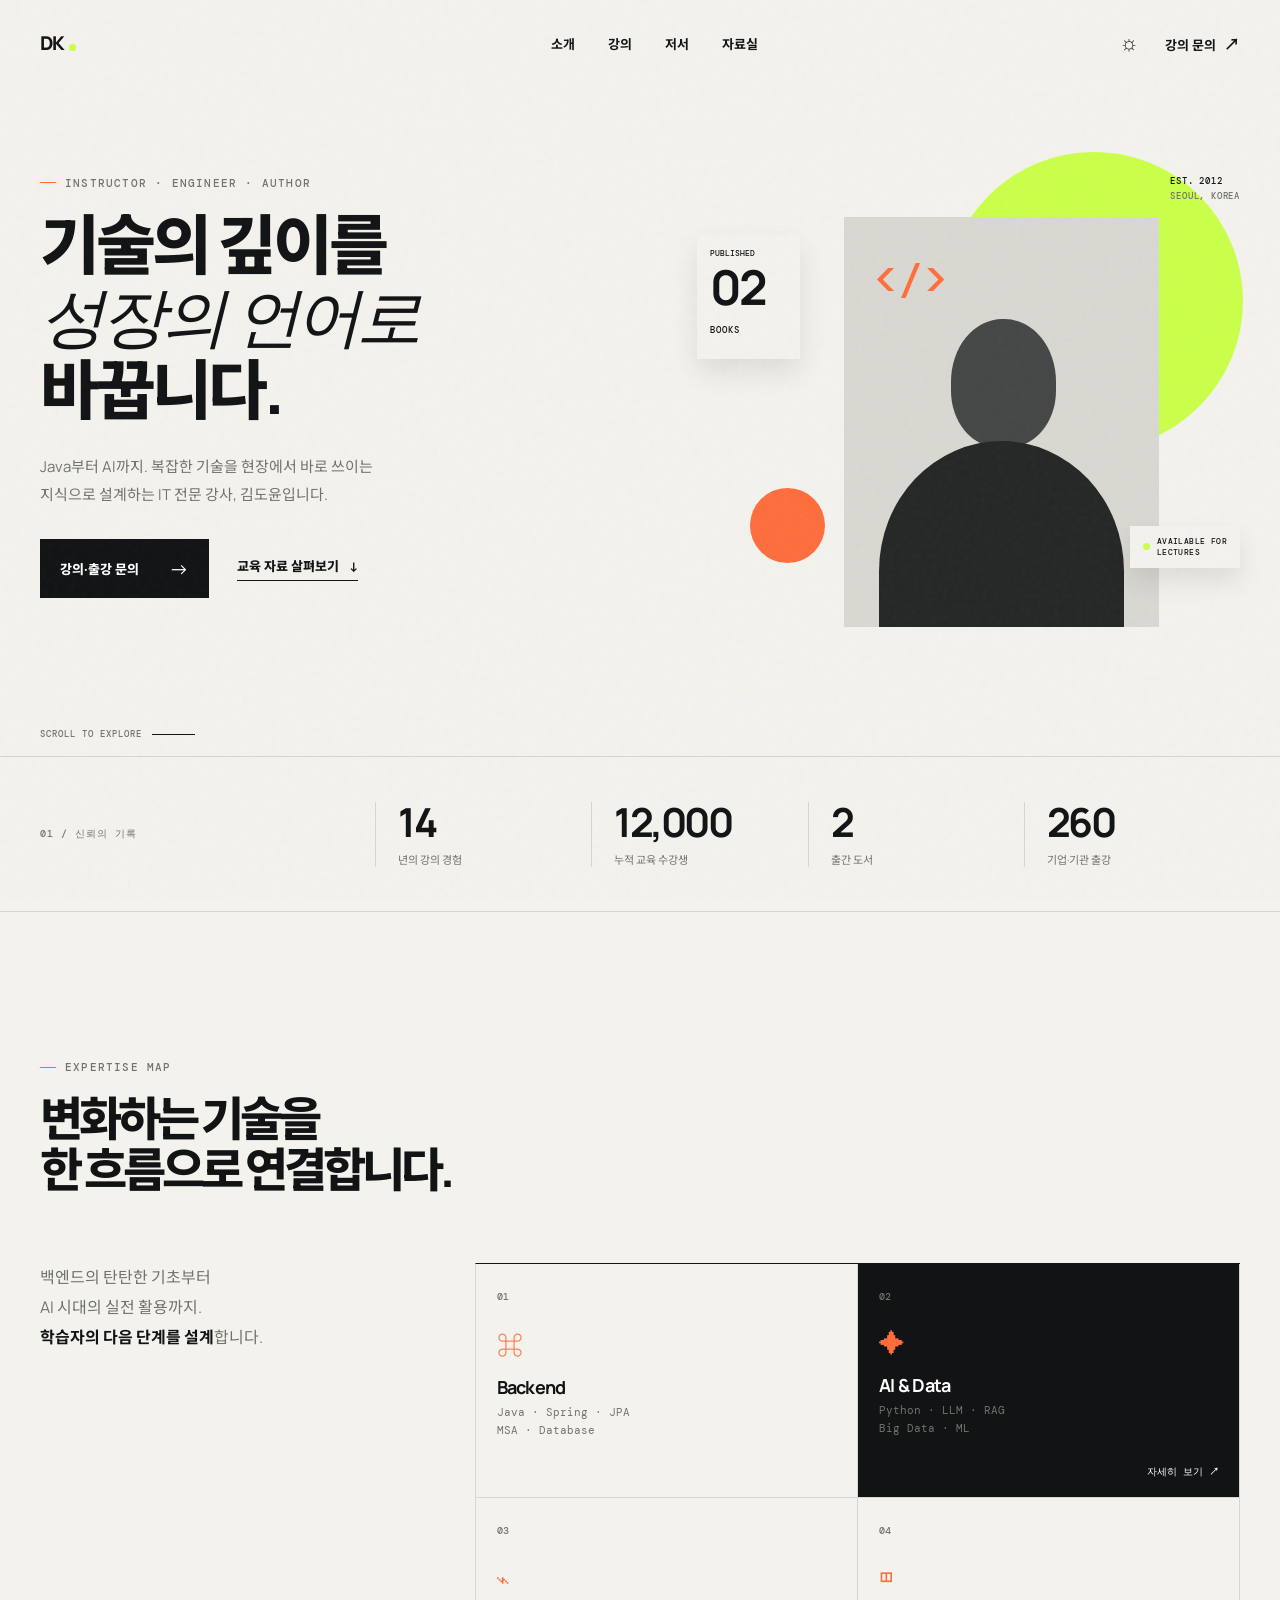
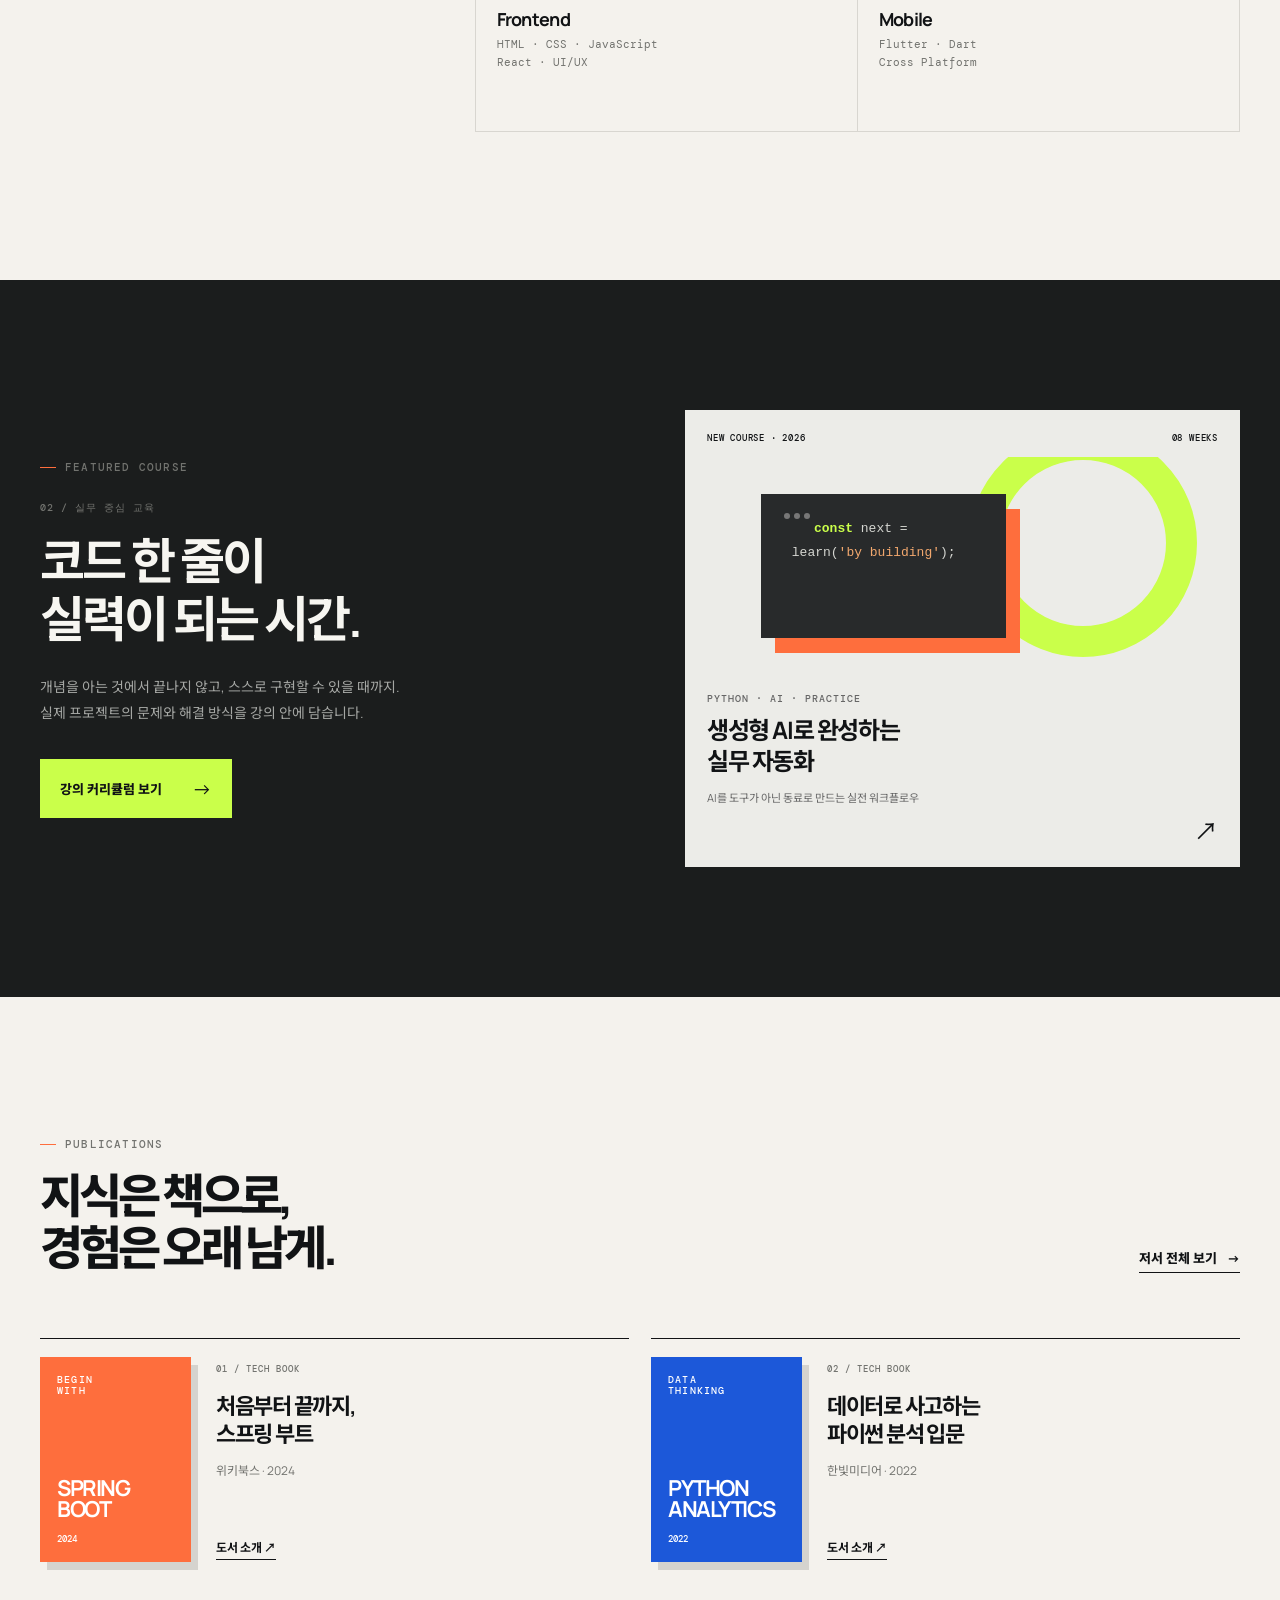
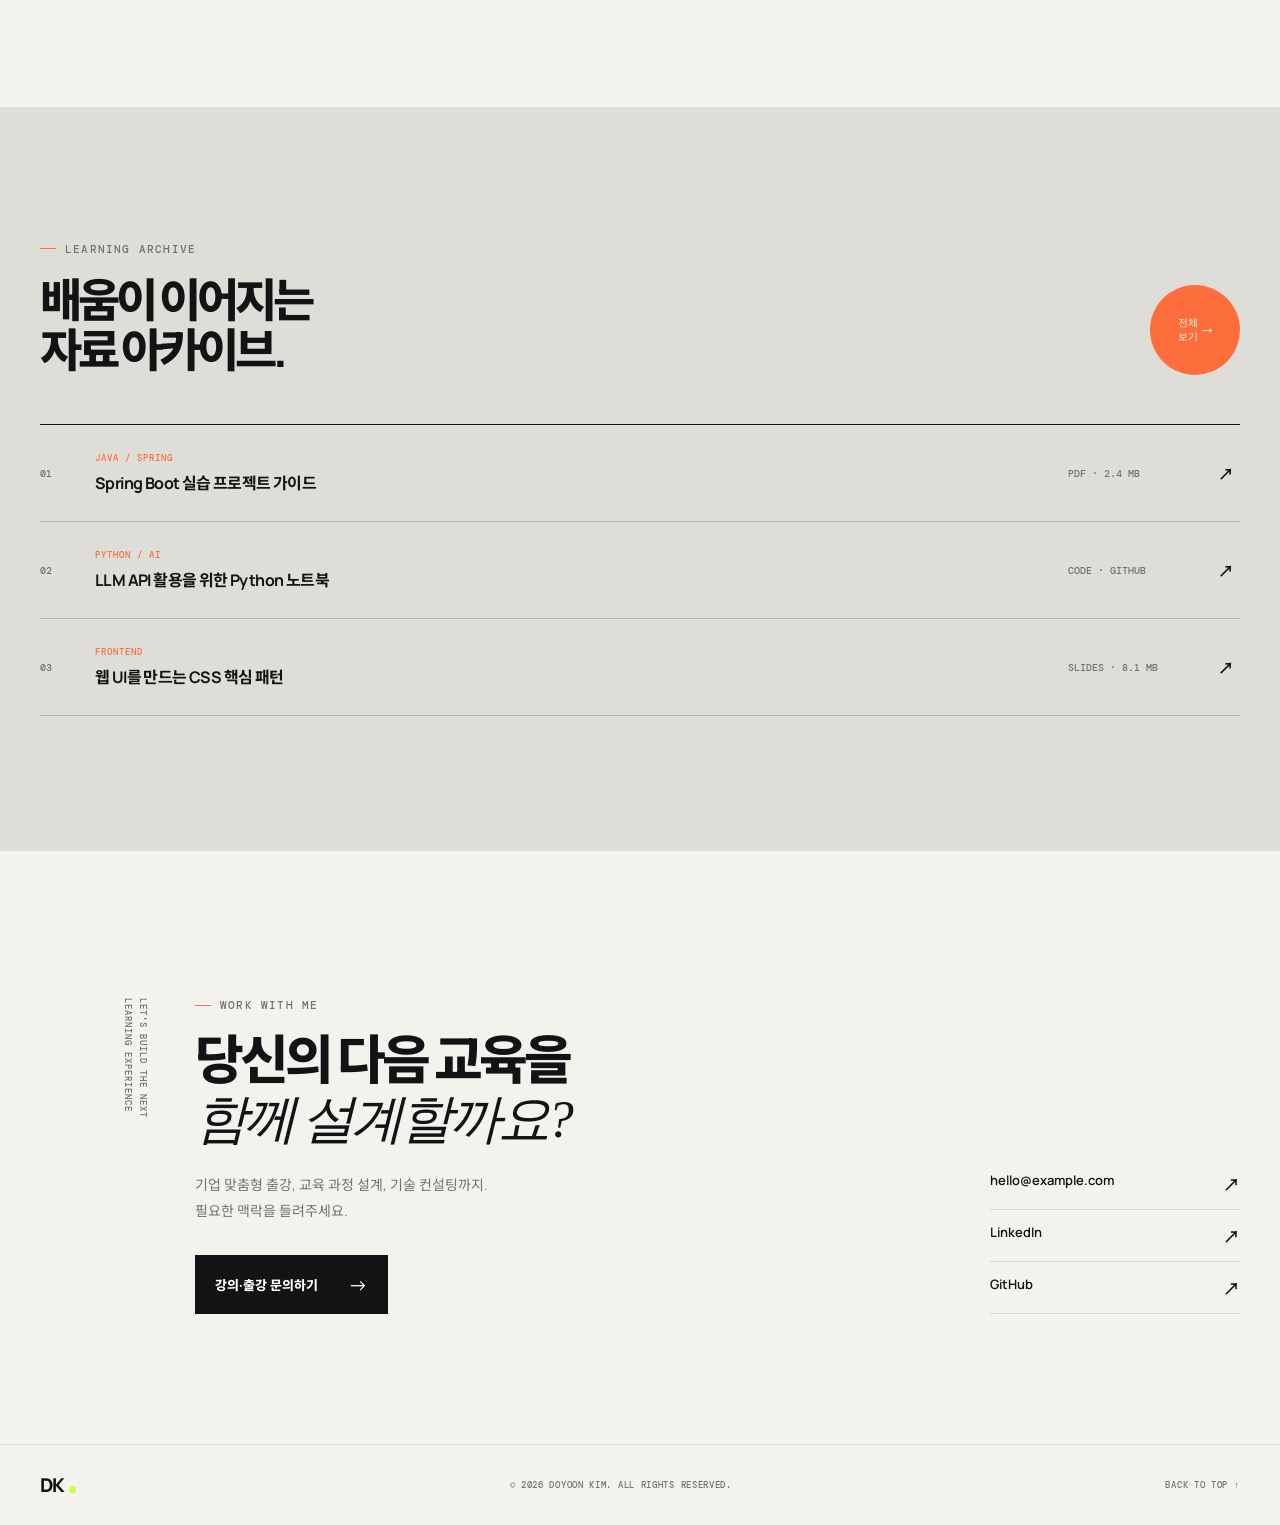
<file: homepy/codex/index.html>
<!doctype html>
<html lang="ko">
  <head>
    <meta charset="UTF-8" />
    <meta name="viewport" content="width=device-width, initial-scale=1.0" />
    <meta name="description" content="Java부터 AI까지, 실무 경험을 교육으로 연결하는 IT 전문 강사 포트폴리오" />
    <title>김도윤 | IT 전문 강사</title>
    <link rel="preconnect" href="https://fonts.googleapis.com" />
    <link rel="preconnect" href="https://fonts.gstatic.com" crossorigin />
    <link href="https://fonts.googleapis.com/css2?family=DM+Mono:wght@400;500&family=Manrope:wght@400;500;600;700;800&family=Noto+Sans+KR:wght@400;500;600;700;800&display=swap" rel="stylesheet" />
    <link rel="stylesheet" href="css/style.css" />
  </head>
  <body>
    <div class="noise" aria-hidden="true"></div>
    <header class="site-header">
      <a class="brand" href="#top" aria-label="김도윤 홈으로"><span>DK</span><i></i></a>
      <nav class="desktop-nav" aria-label="주요 메뉴">
        <a href="#about">소개</a><a href="#courses">강의</a><a href="#books">저서</a><a href="#resources">자료실</a>
      </nav>
      <div class="header-actions">
        <button class="theme-button" type="button" aria-label="색상 테마 전환"><span class="sun">☼</span><span class="moon">☾</span></button>
        <a class="contact-link" href="#contact">강의 문의 <span>↗</span></a>
        <button class="menu-button" type="button" aria-label="메뉴 열기" aria-expanded="false"><span></span><span></span></button>
      </div>
    </header>

    <main id="top">
      <section class="hero section-shell">
        <div class="hero-copy reveal">
          <p class="eyebrow"><span></span> INSTRUCTOR · ENGINEER · AUTHOR</p>
          <h1>기술의 깊이를<br /><em>성장의 언어로</em><br />바꿉니다.</h1>
          <p class="hero-description">Java부터 AI까지. 복잡한 기술을 현장에서 바로 쓰이는<br class="desktop-only" /> 지식으로 설계하는 IT 전문 강사, 김도윤입니다.</p>
          <div class="hero-ctas">
            <a class="button button-primary" href="#contact">강의·출강 문의 <b>→</b></a>
            <a class="text-link" href="#resources">교육 자료 살펴보기 <span>↓</span></a>
          </div>
        </div>
        <div class="hero-art reveal delay-1" aria-label="강사 프로필 이미지 영역">
          <div class="orb orb-one"></div><div class="orb orb-two"></div>
          <div class="portrait-frame">
            <div class="portrait-code">&lt;/&gt;</div>
            <div class="portrait-person"><span class="head"></span><span class="body-shape"></span></div>
            <div class="portrait-grid"></div>
          </div>
          <div class="floating-card card-book"><span class="card-kicker">PUBLISHED</span><b>02</b><small>BOOKS</small></div>
          <div class="floating-card card-status"><i></i><span>AVAILABLE FOR<br />LECTURES</span></div>
          <div class="hero-label">EST. 2012<br /><span>SEOUL, KOREA</span></div>
        </div>
        <a class="scroll-hint" href="#about"><span>SCROLL TO EXPLORE</span><i></i></a>
      </section>

      <section class="stats" id="about">
        <div class="stats-inner section-shell reveal">
          <p class="section-index">01 / 신뢰의 기록</p>
          <div class="stat"><strong data-count="14">0</strong><span>년의 강의 경험</span></div>
          <div class="stat"><strong data-count="12000">0</strong><span>누적 교육 수강생</span></div>
          <div class="stat"><strong data-count="2">0</strong><span>출간 도서</span></div>
          <div class="stat"><strong data-count="260">0</strong><span>기업·기관 출강</span></div>
        </div>
      </section>

      <section class="expertise section-shell">
        <div class="section-heading reveal">
          <p class="eyebrow"><span></span> EXPERTISE MAP</p>
          <h2>변화하는 기술을<br />한 흐름으로 연결합니다.</h2>
        </div>
        <div class="expertise-layout">
          <p class="expertise-intro reveal">백엔드의 탄탄한 기초부터<br />AI 시대의 실전 활용까지.<br /><b>학습자의 다음 단계를 설계</b>합니다.</p>
          <div class="skills-grid">
            <article class="skill-card reveal"><span class="skill-no">01</span><div class="skill-icon">⌘</div><h3>Backend</h3><p>Java · Spring · JPA<br />MSA · Database</p><a href="#courses">자세히 보기 <b>↗</b></a></article>
            <article class="skill-card featured reveal delay-1"><span class="skill-no">02</span><div class="skill-icon">✦</div><h3>AI & Data</h3><p>Python · LLM · RAG<br />Big Data · ML</p><a href="#courses">자세히 보기 <b>↗</b></a></article>
            <article class="skill-card reveal delay-2"><span class="skill-no">03</span><div class="skill-icon">⌁</div><h3>Frontend</h3><p>HTML · CSS · JavaScript<br />React · UI/UX</p><a href="#courses">자세히 보기 <b>↗</b></a></article>
            <article class="skill-card reveal delay-3"><span class="skill-no">04</span><div class="skill-icon">◫</div><h3>Mobile</h3><p>Flutter · Dart<br />Cross Platform</p><a href="#courses">자세히 보기 <b>↗</b></a></article>
          </div>
        </div>
      </section>

      <section class="course-feature" id="courses">
        <div class="section-shell course-wrap">
          <div class="course-copy reveal"><p class="eyebrow"><span></span> FEATURED COURSE</p><p class="section-index">02 / 실무 중심 교육</p><h2>코드 한 줄이<br />실력이 되는 시간.</h2><p>개념을 아는 것에서 끝나지 않고, 스스로 구현할 수 있을 때까지. 실제 프로젝트의 문제와 해결 방식을 강의 안에 담습니다.</p><a class="button button-light" href="#contact">강의 커리큘럼 보기 <b>→</b></a></div>
          <article class="course-card reveal delay-1">
            <div class="course-card-top"><span>NEW COURSE · 2026</span><span>08 WEEKS</span></div>
            <div class="course-visual"><div class="visual-window"><i></i><i></i><i></i><code><b>const</b> next =<br />&nbsp;learn(<em>'by building'</em>);</code></div><div class="visual-ring"></div></div>
            <div class="course-title"><p>PYTHON · AI · PRACTICE</p><h3>생성형 AI로 완성하는<br />실무 자동화</h3><span>AI를 도구가 아닌 동료로 만드는 실전 워크플로우</span></div>
            <a href="#contact" aria-label="생성형 AI 강의 자세히 보기">↗</a>
          </article>
        </div>
      </section>

      <section class="books section-shell" id="books">
        <div class="books-header reveal"><div><p class="eyebrow"><span></span> PUBLICATIONS</p><h2>지식은 책으로,<br />경험은 오래 남게.</h2></div><a class="text-link" href="#contact">저서 전체 보기 <span>→</span></a></div>
        <div class="book-list">
          <article class="book reveal"><div class="book-cover cover-orange"><span>BEGIN<br />WITH</span><b>SPRING<br />BOOT</b><i>2024</i></div><div class="book-info"><p>01 / TECH BOOK</p><h3>처음부터 끝까지,<br />스프링 부트</h3><span>위키북스 · 2024</span><a href="#contact">도서 소개 <b>↗</b></a></div></article>
          <article class="book reveal delay-1"><div class="book-cover cover-blue"><span>DATA<br />THINKING</span><b>PYTHON<br />ANALYTICS</b><i>2022</i></div><div class="book-info"><p>02 / TECH BOOK</p><h3>데이터로 사고하는<br />파이썬 분석 입문</h3><span>한빛미디어 · 2022</span><a href="#contact">도서 소개 <b>↗</b></a></div></article>
        </div>
      </section>

      <section class="resources" id="resources"><div class="section-shell"><div class="resources-head reveal"><p class="eyebrow"><span></span> LEARNING ARCHIVE</p><h2>배움이 이어지는<br />자료 아카이브.</h2><a href="#contact" class="circle-link">전체<br />보기 <b>→</b></a></div><div class="resource-list reveal"><a href="#contact"><span>01</span><div><p>JAVA / SPRING</p><h3>Spring Boot 실습 프로젝트 가이드</h3></div><small>PDF · 2.4 MB</small><b>↗</b></a><a href="#contact"><span>02</span><div><p>PYTHON / AI</p><h3>LLM API 활용을 위한 Python 노트북</h3></div><small>CODE · GITHUB</small><b>↗</b></a><a href="#contact"><span>03</span><div><p>FRONTEND</p><h3>웹 UI를 만드는 CSS 핵심 패턴</h3></div><small>SLIDES · 8.1 MB</small><b>↗</b></a></div></div></section>

      <section class="contact section-shell" id="contact"><div class="contact-grid"><p class="vertical-label">LET'S BUILD THE NEXT<br />LEARNING EXPERIENCE</p><div class="reveal"><p class="eyebrow"><span></span> WORK WITH ME</p><h2>당신의 다음 교육을<br /><em>함께 설계할까요?</em></h2><p>기업 맞춤형 출강, 교육 과정 설계, 기술 컨설팅까지.<br />필요한 맥락을 들려주세요.</p><a class="button button-primary" href="mailto:hello@example.com">강의·출강 문의하기 <b>→</b></a></div><div class="contact-details reveal delay-1"><a href="mailto:hello@example.com">hello@example.com <span>↗</span></a><a href="#top">LinkedIn <span>↗</span></a><a href="#top">GitHub <span>↗</span></a></div></div></section>
    </main>
    <footer><a class="brand" href="#top"><span>DK</span><i></i></a><p>© 2026 DOYOON KIM. ALL RIGHTS RESERVED.</p><a href="#top">BACK TO TOP ↑</a></footer>
    <script src="js/script.js"></script>
  </body>
</html>
</file>
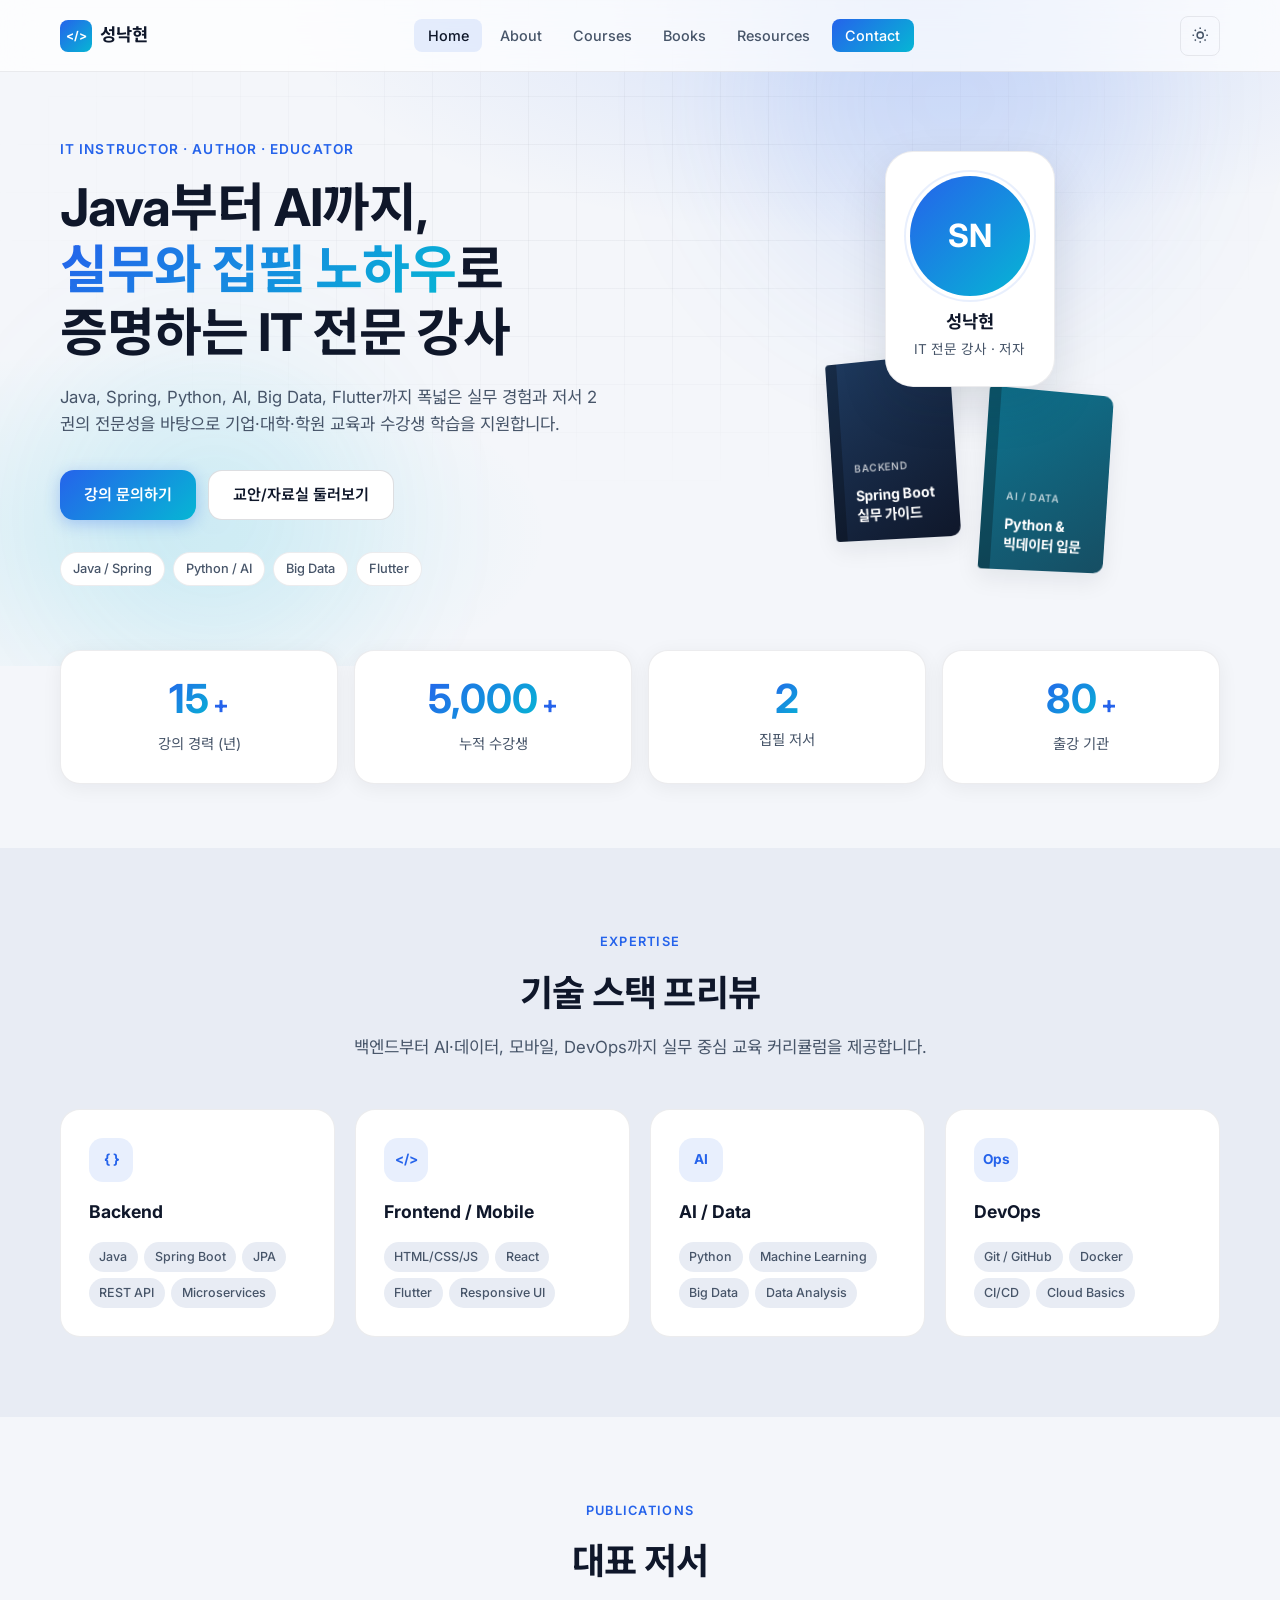
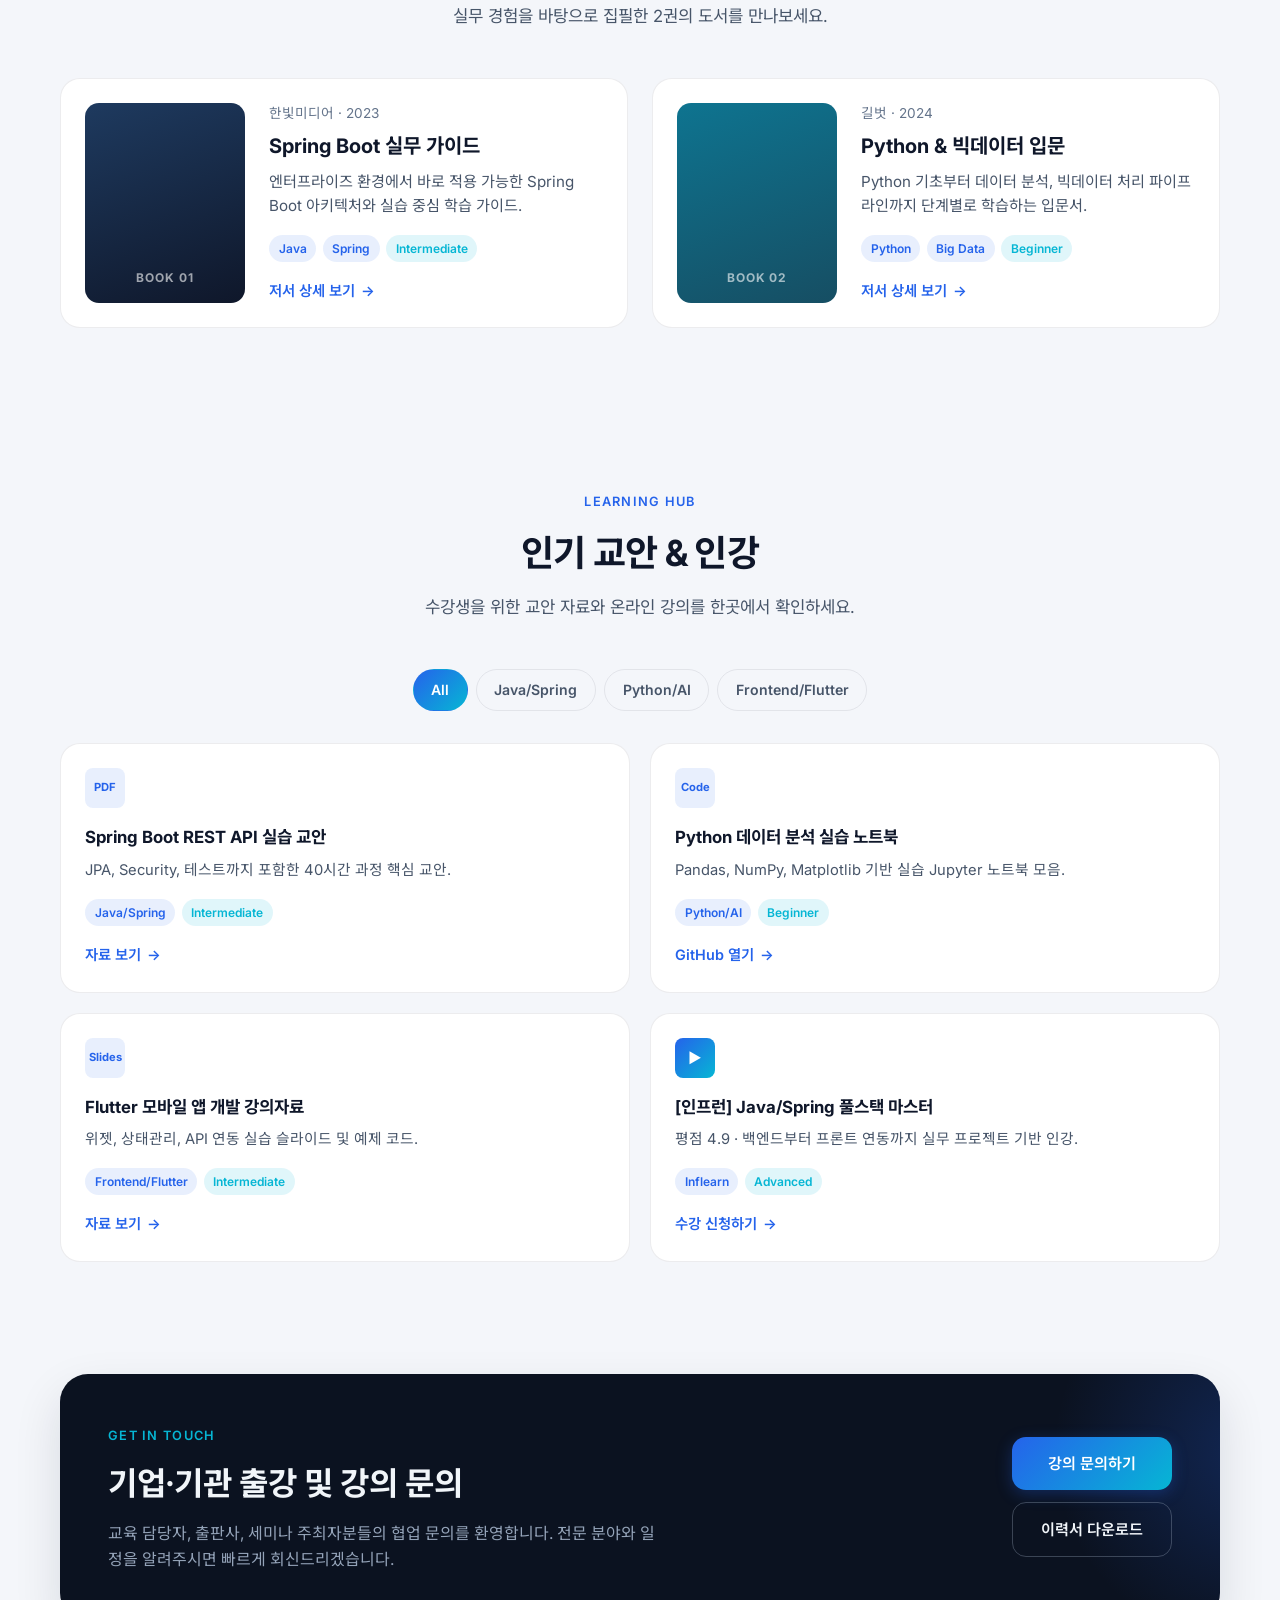
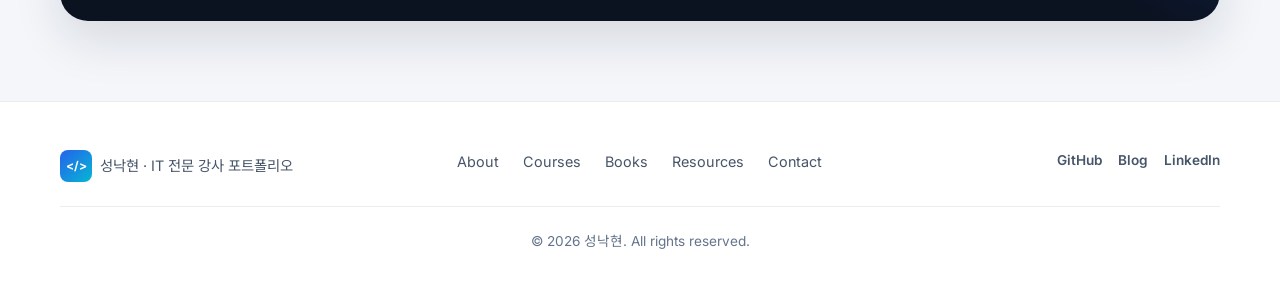
<file: homepy/cursor/index.html>
<!DOCTYPE html>
<html lang="ko">
<head>
  <meta charset="UTF-8">
  <meta name="viewport" content="width=device-width, initial-scale=1.0">
  <meta name="description" content="Java부터 AI까지, 실무와 집필 노하우로 증명하는 IT 전문 강사 성낙현의 포트폴리오 및 교육 콘텐츠 허브">
  <meta property="og:title" content="성낙현 | IT 전문 강사 포트폴리오">
  <meta property="og:description" content="Java, Spring, AI, Big Data, Python, Flutter — 실무 강의와 저서 2권으로 검증된 IT 교육 전문가">
  <meta property="og:type" content="website">
  <title>성낙현 | IT 전문 강사 포트폴리오</title>
  <link rel="preconnect" href="https://fonts.googleapis.com">
  <link rel="preconnect" href="https://fonts.gstatic.com" crossorigin>
  <link href="https://fonts.googleapis.com/css2?family=Inter:wght@400;500;600;700&family=Noto+Sans+KR:wght@400;500;600;700&display=swap" rel="stylesheet">
  <link rel="stylesheet" href="css/style.css">
</head>
<body>
  <a class="skip-link" href="#main">본문 바로가기</a>

  <header class="site-header" id="top">
    <div class="container header-inner">
      <a href="/" class="logo" aria-label="홈으로 이동">
        <span class="logo-mark" aria-hidden="true">&lt;/&gt;</span>
        <span class="logo-text">성낙현</span>
      </a>

      <button class="nav-toggle" type="button" aria-expanded="false" aria-controls="site-nav" aria-label="메뉴 열기">
        <span class="nav-toggle-bar"></span>
        <span class="nav-toggle-bar"></span>
        <span class="nav-toggle-bar"></span>
      </button>

      <nav class="site-nav" id="site-nav" aria-label="주요 메뉴">
        <ul class="nav-list">
          <li><a href="#top" class="nav-link is-active">Home</a></li>
          <li><a href="#about-preview" class="nav-link">About</a></li>
          <li><a href="#courses-preview" class="nav-link">Courses</a></li>
          <li><a href="#books" class="nav-link">Books</a></li>
          <li><a href="#resources" class="nav-link">Resources</a></li>
          <li><a href="#contact-cta" class="nav-link nav-link--cta">Contact</a></li>
        </ul>
      </nav>

      <button class="theme-toggle" type="button" aria-label="다크 모드로 전환" title="테마 전환">
        <svg class="icon icon-sun" viewBox="0 0 24 24" fill="none" stroke="currentColor" stroke-width="2" aria-hidden="true">
          <circle cx="12" cy="12" r="4"></circle>
          <path d="M12 2v2M12 20v2M4.93 4.93l1.41 1.41M17.66 17.66l1.41 1.41M2 12h2M20 12h2M4.93 19.07l1.41-1.41M17.66 6.34l1.41-1.41"></path>
        </svg>
        <svg class="icon icon-moon" viewBox="0 0 24 24" fill="none" stroke="currentColor" stroke-width="2" aria-hidden="true">
          <path d="M21 12.79A9 9 0 1 1 11.21 3 7 7 0 0 0 21 12.79z"></path>
        </svg>
      </button>
    </div>
  </header>

  <main id="main">
    <!-- Hero -->
    <section class="hero" aria-labelledby="hero-title">
      <div class="hero-bg" aria-hidden="true">
        <div class="hero-grid"></div>
        <div class="hero-glow hero-glow--1"></div>
        <div class="hero-glow hero-glow--2"></div>
      </div>

      <div class="container hero-inner">
        <div class="hero-content reveal">
          <p class="hero-eyebrow">IT Instructor · Author · Educator</p>
          <h1 id="hero-title" class="hero-title">
            Java부터 AI까지,<br>
            <span class="text-gradient">실무와 집필 노하우</span>로<br>
            증명하는 IT 전문 강사
          </h1>
          <p class="hero-desc">
            Java, Spring, Python, AI, Big Data, Flutter까지 폭넓은 실무 경험과
            저서 2권의 전문성을 바탕으로 기업·대학·학원 교육과 수강생 학습을 지원합니다.
          </p>
          <div class="hero-actions">
            <a href="#contact-cta" class="btn btn--primary">강의 문의하기</a>
            <a href="#resources" class="btn btn--secondary">교안/자료실 둘러보기</a>
          </div>
          <div class="hero-tags" aria-label="전문 분야">
            <span class="tag">Java / Spring</span>
            <span class="tag">Python / AI</span>
            <span class="tag">Big Data</span>
            <span class="tag">Flutter</span>
          </div>
        </div>

        <div class="hero-visual reveal reveal--delay">
          <div class="profile-card">
            <div class="profile-avatar" role="img" aria-label="성낙현 강사 프로필 사진">
              <span class="profile-initials">SN</span>
            </div>
            <div class="profile-info">
              <strong>성낙현</strong>
              <span>IT 전문 강사 · 저자</span>
            </div>
          </div>

          <div class="book-showcase" aria-label="대표 저서">
            <article class="book-card book-card--1">
              <div class="book-cover">
                <span class="book-spine"></span>
                <div class="book-face">
                  <span class="book-label">Backend</span>
                  <h3>Spring Boot<br>실무 가이드</h3>
                </div>
              </div>
            </article>
            <article class="book-card book-card--2">
              <div class="book-cover book-cover--accent">
                <span class="book-spine"></span>
                <div class="book-face">
                  <span class="book-label">AI / Data</span>
                  <h3>Python &amp;<br>빅데이터 입문</h3>
                </div>
              </div>
            </article>
          </div>
        </div>
      </div>
    </section>

    <!-- Stats -->
    <section class="stats" aria-label="핵심 지표">
      <div class="container">
        <ul class="stats-grid">
          <li class="stat-card reveal">
            <span class="stat-value" data-count="15">0</span>
            <span class="stat-suffix">+</span>
            <span class="stat-label">강의 경력 (년)</span>
          </li>
          <li class="stat-card reveal reveal--delay">
            <span class="stat-value" data-count="5000">0</span>
            <span class="stat-suffix">+</span>
            <span class="stat-label">누적 수강생</span>
          </li>
          <li class="stat-card reveal reveal--delay-2">
            <span class="stat-value" data-count="2">0</span>
            <span class="stat-label">집필 저서</span>
          </li>
          <li class="stat-card reveal reveal--delay-3">
            <span class="stat-value" data-count="80">0</span>
            <span class="stat-suffix">+</span>
            <span class="stat-label">출강 기관</span>
          </li>
        </ul>
      </div>
    </section>

    <!-- Tech Stack -->
    <section class="section tech-stack" id="about-preview" aria-labelledby="tech-title">
      <div class="container">
        <header class="section-header reveal">
          <p class="section-eyebrow">Expertise</p>
          <h2 id="tech-title" class="section-title">기술 스택 프리뷰</h2>
          <p class="section-desc">백엔드부터 AI·데이터, 모바일, DevOps까지 실무 중심 교육 커리큘럼을 제공합니다.</p>
        </header>

        <div class="tech-grid">
          <article class="tech-card reveal">
            <div class="tech-card-icon" aria-hidden="true">{ }</div>
            <h3 class="tech-card-title">Backend</h3>
            <ul class="tech-tags">
              <li>Java</li>
              <li>Spring Boot</li>
              <li>JPA</li>
              <li>REST API</li>
              <li>Microservices</li>
            </ul>
          </article>
          <article class="tech-card reveal reveal--delay">
            <div class="tech-card-icon" aria-hidden="true">&lt;/&gt;</div>
            <h3 class="tech-card-title">Frontend / Mobile</h3>
            <ul class="tech-tags">
              <li>HTML/CSS/JS</li>
              <li>React</li>
              <li>Flutter</li>
              <li>Responsive UI</li>
            </ul>
          </article>
          <article class="tech-card reveal reveal--delay-2">
            <div class="tech-card-icon" aria-hidden="true">AI</div>
            <h3 class="tech-card-title">AI / Data</h3>
            <ul class="tech-tags">
              <li>Python</li>
              <li>Machine Learning</li>
              <li>Big Data</li>
              <li>Data Analysis</li>
            </ul>
          </article>
          <article class="tech-card reveal reveal--delay-3">
            <div class="tech-card-icon" aria-hidden="true">Ops</div>
            <h3 class="tech-card-title">DevOps</h3>
            <ul class="tech-tags">
              <li>Git / GitHub</li>
              <li>Docker</li>
              <li>CI/CD</li>
              <li>Cloud Basics</li>
            </ul>
          </article>
        </div>
      </div>
    </section>

    <!-- Books -->
    <section class="section books" id="books" aria-labelledby="books-title">
      <div class="container">
        <header class="section-header reveal">
          <p class="section-eyebrow">Publications</p>
          <h2 id="books-title" class="section-title">대표 저서</h2>
          <p class="section-desc">실무 경험을 바탕으로 집필한 2권의 도서를 만나보세요.</p>
        </header>

        <div class="highlight-grid">
          <article class="highlight-card reveal">
            <div class="highlight-thumb highlight-thumb--book">
              <span class="highlight-thumb-label">Book 01</span>
            </div>
            <div class="highlight-body">
              <p class="highlight-meta">한빛미디어 · 2023</p>
              <h3 class="highlight-title">Spring Boot 실무 가이드</h3>
              <p class="highlight-desc">엔터프라이즈 환경에서 바로 적용 가능한 Spring Boot 아키텍처와 실습 중심 학습 가이드.</p>
              <div class="highlight-tags">
                <span class="badge">Java</span>
                <span class="badge">Spring</span>
                <span class="badge badge--level">Intermediate</span>
              </div>
              <a href="#" class="link-arrow">저서 상세 보기</a>
            </div>
          </article>

          <article class="highlight-card reveal reveal--delay">
            <div class="highlight-thumb highlight-thumb--book highlight-thumb--accent">
              <span class="highlight-thumb-label">Book 02</span>
            </div>
            <div class="highlight-body">
              <p class="highlight-meta">길벗 · 2024</p>
              <h3 class="highlight-title">Python &amp; 빅데이터 입문</h3>
              <p class="highlight-desc">Python 기초부터 데이터 분석, 빅데이터 처리 파이프라인까지 단계별로 학습하는 입문서.</p>
              <div class="highlight-tags">
                <span class="badge">Python</span>
                <span class="badge">Big Data</span>
                <span class="badge badge--level">Beginner</span>
              </div>
              <a href="#" class="link-arrow">저서 상세 보기</a>
            </div>
          </article>
        </div>
      </div>
    </section>

    <!-- Resources & Courses -->
    <section class="section resources" id="resources" aria-labelledby="resources-title">
      <div class="container">
        <header class="section-header reveal">
          <p class="section-eyebrow">Learning Hub</p>
          <h2 id="resources-title" class="section-title">인기 교안 &amp; 인강</h2>
          <p class="section-desc">수강생을 위한 교안 자료와 온라인 강의를 한곳에서 확인하세요.</p>
        </header>

        <div class="tab-bar reveal" role="tablist" aria-label="자료 분류">
          <button class="tab is-active" role="tab" aria-selected="true" data-filter="all">All</button>
          <button class="tab" role="tab" aria-selected="false" data-filter="java">Java/Spring</button>
          <button class="tab" role="tab" aria-selected="false" data-filter="python">Python/AI</button>
          <button class="tab" role="tab" aria-selected="false" data-filter="frontend">Frontend/Flutter</button>
        </div>

        <div class="resource-grid" id="resource-grid">
          <article class="resource-card reveal" data-category="java">
            <div class="resource-icon" aria-hidden="true">PDF</div>
            <h3 class="resource-title">Spring Boot REST API 실습 교안</h3>
            <p class="resource-desc">JPA, Security, 테스트까지 포함한 40시간 과정 핵심 교안.</p>
            <div class="resource-meta">
              <span class="badge">Java/Spring</span>
              <span class="badge badge--level">Intermediate</span>
            </div>
            <a href="#" class="link-arrow">자료 보기</a>
          </article>

          <article class="resource-card reveal reveal--delay" data-category="python">
            <div class="resource-icon" aria-hidden="true">Code</div>
            <h3 class="resource-title">Python 데이터 분석 실습 노트북</h3>
            <p class="resource-desc">Pandas, NumPy, Matplotlib 기반 실습 Jupyter 노트북 모음.</p>
            <div class="resource-meta">
              <span class="badge">Python/AI</span>
              <span class="badge badge--level">Beginner</span>
            </div>
            <a href="#" class="link-arrow">GitHub 열기</a>
          </article>

          <article class="resource-card reveal reveal--delay-2" data-category="frontend">
            <div class="resource-icon" aria-hidden="true">Slides</div>
            <h3 class="resource-title">Flutter 모바일 앱 개발 강의자료</h3>
            <p class="resource-desc">위젯, 상태관리, API 연동 실습 슬라이드 및 예제 코드.</p>
            <div class="resource-meta">
              <span class="badge">Frontend/Flutter</span>
              <span class="badge badge--level">Intermediate</span>
            </div>
            <a href="#" class="link-arrow">자료 보기</a>
          </article>

          <article class="resource-card reveal reveal--delay-3" data-category="java" id="courses-preview">
            <div class="resource-icon resource-icon--course" aria-hidden="true">▶</div>
            <h3 class="resource-title">[인프런] Java/Spring 풀스택 마스터</h3>
            <p class="resource-desc">평점 4.9 · 백엔드부터 프론트 연동까지 실무 프로젝트 기반 인강.</p>
            <div class="resource-meta">
              <span class="badge">Inflearn</span>
              <span class="badge badge--level">Advanced</span>
            </div>
            <a href="#" class="link-arrow">수강 신청하기</a>
          </article>
        </div>
      </div>
    </section>

    <!-- Contact CTA -->
    <section class="cta-section" id="contact-cta" aria-labelledby="cta-title">
      <div class="container">
        <div class="cta-card reveal">
          <div class="cta-content">
            <p class="section-eyebrow">Get in Touch</p>
            <h2 id="cta-title" class="cta-title">기업·기관 출강 및 강의 문의</h2>
            <p class="cta-desc">
              교육 담당자, 출판사, 세미나 주최자분들의 협업 문의를 환영합니다.
              전문 분야와 일정을 알려주시면 빠르게 회신드리겠습니다.
            </p>
          </div>
          <div class="cta-actions">
            <a href="#" class="btn btn--primary btn--lg">강의 문의하기</a>
            <a href="#" class="btn btn--ghost btn--lg">이력서 다운로드</a>
          </div>
        </div>
      </div>
    </section>
  </main>

  <footer class="site-footer">
    <div class="container footer-inner">
      <div class="footer-brand">
        <span class="logo-mark" aria-hidden="true">&lt;/&gt;</span>
        <p>성낙현 · IT 전문 강사 포트폴리오</p>
      </div>
      <nav class="footer-nav" aria-label="푸터 메뉴">
        <a href="#about-preview">About</a>
        <a href="#courses-preview">Courses</a>
        <a href="#books">Books</a>
        <a href="#resources">Resources</a>
        <a href="#contact-cta">Contact</a>
      </nav>
      <div class="footer-social" aria-label="소셜 링크">
        <a href="#" aria-label="GitHub">GitHub</a>
        <a href="#" aria-label="Blog">Blog</a>
        <a href="#" aria-label="LinkedIn">LinkedIn</a>
      </div>
      <p class="footer-copy">&copy; 2026 성낙현. All rights reserved.</p>
    </div>
  </footer>

  <script src="js/main.js"></script>
</body>
</html>
</file>
<file: homepy/codex/css/style.css>
:root{--ink:#111315;--paper:#f4f2ed;--muted:#72736f;--line:#d8d6d0;--lime:#caff4a;--orange:#fe6e3d;--panel:#1b1d1d;--sans:'Manrope','Noto Sans KR',sans-serif;--mono:'DM Mono',monospace}*{box-sizing:border-box}html{scroll-behavior:smooth}body{margin:0;background:var(--paper);color:var(--ink);font-family:var(--sans);overflow-x:hidden}.noise{position:fixed;inset:0;z-index:20;opacity:.035;pointer-events:none;background-image:url("data:image/svg+xml,%3Csvg viewBox='0 0 180 180' xmlns='http://www.w3.org/2000/svg'%3E%3Cfilter id='n'%3E%3CfeTurbulence type='fractalNoise' baseFrequency='.9' numOctaves='4' stitchTiles='stitch'/%3E%3C/filter%3E%3Crect width='100%25' height='100%25' filter='url(%23n)' opacity='.9'/%3E%3C/svg%3E")}.section-shell{max-width:1320px;margin:0 auto;padding-left:40px;padding-right:40px}.site-header{height:86px;max-width:1400px;padding:0 40px;margin:auto;display:flex;align-items:center;justify-content:space-between;position:relative;z-index:3}.brand{color:var(--ink);text-decoration:none;font-weight:800;letter-spacing:-1px;font-size:19px;display:flex;align-items:center;gap:5px}.brand i{display:block;background:var(--lime);width:7px;height:7px;border-radius:50%;margin-top:9px}.desktop-nav{display:flex;gap:33px;margin-left:118px}.desktop-nav a,.contact-link{font-size:13px;font-weight:700;color:var(--ink);text-decoration:none}.desktop-nav a{position:relative}.desktop-nav a:after{content:'';position:absolute;width:0;height:1px;background:currentColor;bottom:-6px;left:0;transition:.25s}.desktop-nav a:hover:after{width:100%}.header-actions{display:flex;align-items:center;gap:22px}.theme-button{border:0;background:transparent;font-size:21px;cursor:pointer;color:var(--ink);height:32px;width:28px;padding:0}.moon{display:none}.contact-link span{font-size:16px;margin-left:5px}.menu-button{display:none}.hero{min-height:670px;display:grid;grid-template-columns:1.05fr .95fr;align-items:center;position:relative;padding-bottom:68px}.eyebrow{font:500 11px var(--mono);letter-spacing:1.2px;margin:0 0 19px;color:var(--muted);display:flex;align-items:center;gap:9px}.eyebrow span{width:16px;height:1px;background:var(--orange);display:inline-block}.hero h1,.section-heading h2,.books h2,.resources h2,.contact h2{font-size:clamp(43px,5.1vw,74px);letter-spacing:-4px;line-height:1.09;margin:0;font-weight:800}.hero h1 em,.contact h2 em{font-family:Georgia,serif;font-weight:400;letter-spacing:-4px}.hero-description{font-size:15px;line-height:1.85;color:var(--muted);margin:28px 0 31px}.hero-ctas{display:flex;align-items:center;gap:28px}.button{padding:16px 20px;text-decoration:none;font-size:13px;font-weight:800;display:inline-flex;align-items:center;gap:30px;transition:transform .25s,background .25s}.button:hover{transform:translateY(-3px)}.button b{font-size:20px;font-weight:400}.button-primary{background:var(--ink);color:white}.text-link{font-size:13px;color:var(--ink);font-weight:800;text-decoration:none;border-bottom:1px solid var(--ink);padding-bottom:5px}.text-link span{margin-left:7px}.hero-art{height:480px;position:relative}.portrait-frame{position:absolute;width:315px;height:410px;bottom:0;right:81px;background:#d9d8d2;overflow:hidden}.portrait-grid{position:absolute;inset:0;background:linear-gradient(90deg,transparent 49.8%,rgba(0,0,0,.1) 50%,transparent 50.2%),linear-gradient(0deg,transparent 49.8%,rgba(0,0,0,.1) 50%,transparent 50.2%);background-size:42px 42px;opacity:.38}.portrait-code{position:absolute;top:35px;left:29px;font:500 42px var(--mono);color:var(--orange);z-index:1}.portrait-person .head{position:absolute;width:105px;height:128px;border-radius:49% 49% 44% 44%;background:#454747;left:107px;top:102px;z-index:1}.portrait-person .body-shape{position:absolute;width:245px;height:260px;background:#252727;border-radius:54% 54% 0 0;bottom:-74px;left:35px;z-index:1}.orb{position:absolute;border-radius:50%;filter:blur(.2px)}.orb-one{height:298px;width:298px;background:var(--lime);right:-3px;top:5px}.orb-two{width:75px;height:75px;background:var(--orange);bottom:64px;left:80px}.floating-card{position:absolute;background:var(--paper);box-shadow:0 13px 26px rgba(0,0,0,.09);z-index:2}.card-book{left:27px;top:88px;width:103px;height:124px;padding:13px}.card-kicker{font:500 8px var(--mono);display:block}.card-book b{font-size:48px;letter-spacing:-3px;display:block;line-height:1.2}.card-book small{font:500 9px var(--mono);letter-spacing:1px}.card-status{display:flex;gap:7px;align-items:center;padding:10px 13px;right:0;bottom:59px;font:500 8px/1.4 var(--mono);letter-spacing:.4px}.card-status i{width:7px;height:7px;background:var(--lime);border-radius:50%}.hero-label{position:absolute;right:0;top:27px;font:500 9px/1.7 var(--mono);letter-spacing:.8px}.hero-label span{color:var(--muted)}.scroll-hint{position:absolute;bottom:16px;left:40px;text-decoration:none;color:var(--muted);font:500 9px var(--mono);letter-spacing:1px;display:flex;align-items:center;gap:10px}.scroll-hint i{height:1px;width:43px;background:var(--ink);display:block}.stats{border-top:1px solid var(--line);border-bottom:1px solid var(--line)}.stats-inner{height:154px;display:grid;grid-template-columns:1.55fr repeat(4,1fr);align-items:center}.section-index{font:500 10px var(--mono);letter-spacing:1px;color:var(--muted);margin:0}.stat{border-left:1px solid var(--line);padding-left:22px}.stat strong{display:block;font-size:40px;letter-spacing:-2.5px;line-height:1}.stat span{font-size:11px;color:var(--muted);margin-top:9px;display:block}.expertise{padding-top:148px;padding-bottom:148px}.section-heading{max-width:590px}.section-heading h2{font-size:47px}.expertise-layout{display:grid;grid-template-columns:1fr 2.1fr;gap:70px;margin-top:68px}.expertise-intro{font-size:16px;line-height:1.85;margin:0;color:var(--muted)}.expertise-intro b{color:var(--ink)}.skills-grid{display:grid;grid-template-columns:repeat(2,1fr);border-top:1px solid var(--ink);border-left:1px solid var(--line)}.skill-card{height:234px;padding:19px 21px;border-right:1px solid var(--line);border-bottom:1px solid var(--line);position:relative;transition:background .3s,color .3s}.skill-card:hover,.skill-card.featured{background:var(--ink);color:white}.skill-no{font:500 10px var(--mono);color:var(--muted)}.skill-icon{font-size:26px;margin:20px 0 12px;color:var(--orange)}.skill-card h3{font-size:18px;margin:0 0 5px;letter-spacing:-.7px}.skill-card p{font:11px/1.6 var(--mono);color:var(--muted);margin:0}.skill-card a{position:absolute;right:20px;bottom:18px;font:500 10px var(--mono);color:inherit;text-decoration:none;opacity:0;transform:translateY(5px);transition:.25s}.skill-card:hover a,.featured a{opacity:1;transform:none}.course-feature{background:var(--panel);color:#f7f6f1;padding:130px 0}.course-wrap{display:grid;grid-template-columns:1fr 1fr;gap:90px;align-items:center}.course-copy .section-index{margin:27px 0 17px}.course-copy h2{font-size:49px;letter-spacing:-3px;line-height:1.18;margin:0}.course-copy>p:not(.eyebrow):not(.section-index){font-size:14px;line-height:1.9;color:#a5a7a4;margin:26px 0 32px;max-width:370px}.button-light{background:var(--lime);color:var(--ink)}.course-card{background:#ecece8;color:var(--ink);min-height:457px;padding:22px;position:relative;transform:rotate(2deg);transition:transform .3s}.course-card:hover{transform:rotate(0)}.course-card-top{display:flex;justify-content:space-between;font:500 9px var(--mono);letter-spacing:.8px}.course-visual{height:222px;position:relative;overflow:hidden;margin:13px 0}.visual-window{position:absolute;background:#282a2b;color:#d5d6d1;width:245px;height:144px;left:54px;top:37px;padding:23px;font:13px/1.7 var(--mono);z-index:1;box-shadow:14px 15px 0 var(--orange)}.visual-window i{width:6px;height:6px;border-radius:50%;background:#777;display:inline-block;margin-right:4px;position:relative;top:-13px}.visual-window b{color:var(--lime)}.visual-window em{color:#f2a86e;font-style:normal}.visual-ring{width:228px;height:228px;border:31px solid var(--lime);border-radius:50%;position:absolute;right:21px;top:-28px}.course-title p{font:500 10px var(--mono);letter-spacing:1px;color:#666}.course-title h3{font-size:24px;line-height:1.28;margin:8px 0;letter-spacing:-1.4px}.course-title span{font-size:11px;color:#666}.course-card>a{position:absolute;right:22px;bottom:20px;font-size:24px;color:var(--ink);text-decoration:none}.books{padding-top:140px;padding-bottom:145px}.books-header{display:flex;justify-content:space-between;align-items:end;margin-bottom:65px}.books h2{font-size:47px}.book-list{display:grid;grid-template-columns:1fr 1fr;gap:22px}.book{display:flex;gap:25px;padding-top:18px;border-top:1px solid var(--ink)}.book-cover{width:151px;height:205px;flex:none;padding:17px;color:white;display:flex;flex-direction:column;position:relative;box-shadow:7px 8px 0 rgba(0,0,0,.13)}.cover-orange{background:var(--orange)}.cover-blue{background:#1c58d9}.book-cover span{font:500 10px/1.1 var(--mono);letter-spacing:1.2px}.book-cover b{font-size:22px;line-height:.98;letter-spacing:-1.5px;margin-top:auto}.book-cover i{font:500 9px var(--mono);margin-top:12px}.book-info{padding:6px 0;position:relative;min-height:205px}.book-info p{font:500 9px var(--mono);letter-spacing:1px;color:var(--muted);margin:0 0 17px}.book-info h3{font-size:22px;line-height:1.3;letter-spacing:-1.3px;margin:0 0 9px}.book-info span{font-size:12px;color:var(--muted)}.book-info a{position:absolute;bottom:2px;left:0;text-decoration:none;color:var(--ink);font:700 12px var(--sans);border-bottom:1px solid var(--ink);padding-bottom:3px}.resources{background:#deddd7;padding:135px 0}.resources-head{display:grid;grid-template-columns:1fr 1fr 1fr;align-items:end;margin-bottom:49px}.resources h2{font-size:46px;grid-column:1/3}.circle-link{width:90px;height:90px;justify-self:end;background:var(--orange);border-radius:50%;color:white;text-decoration:none;display:flex;align-items:center;justify-content:center;text-align:center;font:500 10px/1.4 var(--mono);transition:transform .25s}.circle-link:hover{transform:rotate(15deg)}.circle-link b{font-size:17px;margin-left:4px}.resource-list{border-top:1px solid var(--ink)}.resource-list a{height:97px;display:grid;grid-template-columns:55px 1fr 150px 22px;align-items:center;border-bottom:1px solid #b8b7b1;text-decoration:none;color:var(--ink);transition:padding .25s,background .25s}.resource-list a:hover{padding-left:12px;background:rgba(255,255,255,.3)}.resource-list>a>span,.resource-list small{font:500 10px var(--mono);color:var(--muted)}.resource-list p{font:500 9px var(--mono);letter-spacing:1px;color:var(--orange);margin:0 0 6px}.resource-list h3{font-size:16px;margin:0;letter-spacing:-.6px}.resource-list>b{font-size:19px;font-weight:400}.contact{padding-top:147px;padding-bottom:130px}.contact-grid{display:grid;grid-template-columns:110px 1fr 250px;gap:45px}.vertical-label{font:500 9px/1.7 var(--mono);letter-spacing:1px;color:var(--muted);writing-mode:vertical-rl;margin:0}.contact h2{font-size:53px}.contact>div>div>p:not(.eyebrow){font-size:14px;color:var(--muted);line-height:1.9;margin:23px 0 30px}.contact-details{align-self:end;display:flex;flex-direction:column}.contact-details a{padding:13px 0;border-bottom:1px solid var(--line);text-decoration:none;color:var(--ink);font:600 13px var(--sans);display:flex;justify-content:space-between}.contact-details span{font-size:17px}footer{border-top:1px solid var(--line);padding:25px 40px;max-width:1400px;margin:auto;display:flex;align-items:center;justify-content:space-between}footer p,footer a:not(.brand){font:500 9px var(--mono);letter-spacing:.7px;color:var(--muted);text-decoration:none}.reveal{opacity:0;transform:translateY(20px);transition:opacity .7s ease,transform .7s ease}.reveal.visible{opacity:1;transform:none}.delay-1{transition-delay:.12s}.delay-2{transition-delay:.22s}.delay-3{transition-delay:.3s}@media(max-width:780px){.section-shell{padding-left:21px;padding-right:21px}.site-header{height:71px;padding:0 21px}.desktop-nav,.contact-link{display:none}.header-actions{gap:13px}.menu-button{display:flex;flex-direction:column;gap:5px;border:0;background:transparent;width:29px;padding:6px;cursor:pointer}.menu-button span{height:1px;width:18px;background:var(--ink)}.hero{min-height:auto;display:flex;flex-direction:column;align-items:stretch;padding-top:55px;padding-bottom:54px}.hero h1{font-size:47px;letter-spacing:-3px}.hero-description{font-size:13px;margin:22px 0 26px}.desktop-only{display:none}.hero-ctas{gap:20px;align-items:flex-start;flex-direction:column}.hero-art{height:350px;margin-top:50px}.portrait-frame{height:335px;width:250px;right:25px}.portrait-person .head{left:79px;top:71px}.portrait-person .body-shape{left:3px}.orb-one{height:230px;width:230px;right:-20px}.orb-two{bottom:20px;left:12px}.card-book{left:0;top:35px}.card-status{right:0;bottom:15px}.hero-label{display:none}.scroll-hint{display:none}.stats-inner{height:auto;grid-template-columns:1fr 1fr;padding-top:24px;padding-bottom:24px}.section-index{grid-column:1/-1;margin-bottom:20px}.stat{padding:16px 0 16px 15px}.stat:nth-of-type(2){border-left:0}.stat strong{font-size:31px}.expertise{padding-top:83px;padding-bottom:85px}.section-heading h2,.books h2,.resources h2{font-size:37px;letter-spacing:-2.5px}.expertise-layout{display:block;margin-top:35px}.expertise-intro{font-size:14px;margin-bottom:42px}.skills-grid{grid-template-columns:1fr}.skill-card{height:205px}.course-feature{padding:80px 0}.course-wrap{grid-template-columns:1fr;gap:58px}.course-copy h2{font-size:39px}.course-card{min-height:424px;padding:18px}.visual-window{left:27px}.books{padding-top:85px;padding-bottom:84px}.books-header{margin-bottom:42px;display:block}.books-header .text-link{display:inline-block;margin-top:27px}.book-list{grid-template-columns:1fr;gap:39px}.book-cover{width:127px;height:173px}.book-info{min-height:173px}.book-info h3{font-size:18px}.resources{padding:82px 0}.resources-head{display:block;margin-bottom:37px}.resources h2{margin-top:17px}.circle-link{margin-top:25px;margin-left:auto}.resource-list a{height:auto;min-height:111px;grid-template-columns:32px 1fr 18px;padding:17px 0}.resource-list small{display:none}.resource-list h3{font-size:14px;line-height:1.45}.contact{padding-top:85px;padding-bottom:82px}.contact-grid{grid-template-columns:1fr;gap:35px}.vertical-label{display:none}.contact h2{font-size:40px;letter-spacing:-2.8px}.contact-details{margin-top:8px}.contact-details a{padding:15px 0}footer{padding:22px 21px}footer p{display:none}}body.dark{--ink:#f0f0ea;--paper:#121414;--muted:#a7aaa2;--line:#373937;--panel:#202323}body.dark .portrait-frame{background:#666760}body.dark .card-book,body.dark .floating-card{background:#1f2120}body.dark .course-card{color:#171817;background:#e8e7e0}body.dark .resources{background:#262927}.dark .moon{display:inline}.dark .sun{display:none}
@media(max-width:780px){.desktop-nav.mobile-open{display:flex;position:absolute;top:70px;left:0;right:0;z-index:5;background:var(--paper);padding:20px 21px 24px;margin:0;gap:20px;flex-direction:column;border-bottom:1px solid var(--line);box-shadow:0 16px 24px rgba(0,0,0,.08)}}
</file>
<file: homepy/cursor/css/style.css>
/* ============================================
   Design System — Professional Tech Portfolio
   ============================================ */

:root {
  --font-sans: "Inter", "Noto Sans KR", system-ui, -apple-system, sans-serif;

  --color-bg: #f4f6fa;
  --color-bg-elevated: #ffffff;
  --color-bg-muted: #e8ecf4;
  --color-surface: rgba(255, 255, 255, 0.72);
  --color-border: rgba(15, 23, 42, 0.08);
  --color-border-strong: rgba(15, 23, 42, 0.14);

  --color-text: #0f172a;
  --color-text-muted: #475569;
  --color-text-subtle: #64748b;

  --color-primary: #2563eb;
  --color-primary-hover: #1d4ed8;
  --color-primary-soft: rgba(37, 99, 235, 0.1);
  --color-accent: #06b6d4;
  --color-accent-soft: rgba(6, 182, 212, 0.12);

  --color-navy: #0b1220;
  --color-navy-soft: #111b2e;

  --gradient-brand: linear-gradient(135deg, #2563eb 0%, #06b6d4 100%);
  --gradient-hero: radial-gradient(ellipse 80% 60% at 70% 0%, rgba(37, 99, 235, 0.14), transparent 60%),
                   radial-gradient(ellipse 60% 50% at 10% 80%, rgba(6, 182, 212, 0.1), transparent 55%);

  --shadow-sm: 0 1px 2px rgba(15, 23, 42, 0.05);
  --shadow-md: 0 8px 24px rgba(15, 23, 42, 0.08);
  --shadow-lg: 0 20px 48px rgba(15, 23, 42, 0.12);
  --shadow-card: 0 4px 20px rgba(15, 23, 42, 0.06);

  --radius-sm: 8px;
  --radius-md: 14px;
  --radius-lg: 20px;
  --radius-xl: 28px;

  --header-height: 72px;
  --container: 1160px;
  --transition: 0.25s ease;
}

[data-theme="dark"] {
  --color-bg: #070b14;
  --color-bg-elevated: #0f172a;
  --color-bg-muted: #111b2e;
  --color-surface: rgba(15, 23, 42, 0.75);
  --color-border: rgba(148, 163, 184, 0.12);
  --color-border-strong: rgba(148, 163, 184, 0.2);

  --color-text: #f1f5f9;
  --color-text-muted: #94a3b8;
  --color-text-subtle: #64748b;

  --color-primary-soft: rgba(59, 130, 246, 0.15);
  --color-accent-soft: rgba(6, 182, 212, 0.15);

  --gradient-hero: radial-gradient(ellipse 80% 60% at 70% 0%, rgba(37, 99, 235, 0.22), transparent 60%),
                   radial-gradient(ellipse 60% 50% at 10% 80%, rgba(6, 182, 212, 0.14), transparent 55%);

  --shadow-sm: 0 1px 2px rgba(0, 0, 0, 0.3);
  --shadow-md: 0 8px 24px rgba(0, 0, 0, 0.35);
  --shadow-lg: 0 20px 48px rgba(0, 0, 0, 0.45);
  --shadow-card: 0 4px 20px rgba(0, 0, 0, 0.25);
}

/* Reset & Base */
*,
*::before,
*::after {
  box-sizing: border-box;
  margin: 0;
  padding: 0;
}

html {
  scroll-behavior: smooth;
}

body {
  font-family: var(--font-sans);
  font-size: 16px;
  line-height: 1.6;
  color: var(--color-text);
  background: var(--color-bg);
  transition: background-color var(--transition), color var(--transition);
  overflow-x: hidden;
}

img {
  max-width: 100%;
  display: block;
}

a {
  color: inherit;
  text-decoration: none;
}

ul {
  list-style: none;
}

button {
  font: inherit;
  cursor: pointer;
  border: none;
  background: none;
}

.container {
  width: min(100% - 2rem, var(--container));
  margin-inline: auto;
}

.skip-link {
  position: absolute;
  top: -100%;
  left: 1rem;
  z-index: 9999;
  padding: 0.75rem 1rem;
  background: var(--color-primary);
  color: #fff;
  border-radius: var(--radius-sm);
}

.skip-link:focus {
  top: 1rem;
}

/* Header */
.site-header {
  position: fixed;
  top: 0;
  left: 0;
  right: 0;
  z-index: 100;
  height: var(--header-height);
  background: var(--color-surface);
  backdrop-filter: blur(16px);
  -webkit-backdrop-filter: blur(16px);
  border-bottom: 1px solid var(--color-border);
  transition: box-shadow var(--transition), background var(--transition);
}

.site-header.is-scrolled {
  box-shadow: var(--shadow-sm);
}

.header-inner {
  display: flex;
  align-items: center;
  justify-content: space-between;
  height: 100%;
  gap: 1rem;
}

.logo {
  display: flex;
  align-items: center;
  gap: 0.5rem;
  font-weight: 700;
  font-size: 1.1rem;
  flex-shrink: 0;
}

.logo-mark {
  display: inline-flex;
  align-items: center;
  justify-content: center;
  width: 2rem;
  height: 2rem;
  border-radius: var(--radius-sm);
  background: var(--gradient-brand);
  color: #fff;
  font-size: 0.75rem;
  font-weight: 700;
}

.site-nav {
  display: flex;
  align-items: center;
}

.nav-list {
  display: flex;
  align-items: center;
  gap: 0.25rem;
}

.nav-link {
  padding: 0.5rem 0.85rem;
  font-size: 0.9rem;
  font-weight: 500;
  color: var(--color-text-muted);
  border-radius: var(--radius-sm);
  transition: color var(--transition), background var(--transition);
}

.nav-link:hover,
.nav-link.is-active {
  color: var(--color-text);
  background: var(--color-primary-soft);
}

.nav-link--cta {
  margin-left: 0.25rem;
  color: #fff;
  background: var(--gradient-brand);
}

.nav-link--cta:hover {
  color: #fff;
  opacity: 0.92;
}

.nav-toggle {
  display: none;
  flex-direction: column;
  justify-content: center;
  gap: 5px;
  width: 2.5rem;
  height: 2.5rem;
  padding: 0.5rem;
}

.nav-toggle-bar {
  display: block;
  width: 100%;
  height: 2px;
  background: var(--color-text);
  border-radius: 2px;
  transition: transform var(--transition), opacity var(--transition);
}

.nav-toggle[aria-expanded="true"] .nav-toggle-bar:nth-child(1) {
  transform: translateY(7px) rotate(45deg);
}

.nav-toggle[aria-expanded="true"] .nav-toggle-bar:nth-child(2) {
  opacity: 0;
}

.nav-toggle[aria-expanded="true"] .nav-toggle-bar:nth-child(3) {
  transform: translateY(-7px) rotate(-45deg);
}

.theme-toggle {
  display: flex;
  align-items: center;
  justify-content: center;
  width: 2.5rem;
  height: 2.5rem;
  border-radius: var(--radius-sm);
  color: var(--color-text-muted);
  border: 1px solid var(--color-border);
  transition: background var(--transition), color var(--transition);
  flex-shrink: 0;
}

.theme-toggle:hover {
  background: var(--color-bg-muted);
  color: var(--color-text);
}

.theme-toggle .icon {
  width: 1.15rem;
  height: 1.15rem;
}

[data-theme="light"] .icon-moon,
[data-theme="dark"] .icon-sun {
  display: none;
}

/* Hero */
.hero {
  position: relative;
  padding: calc(var(--header-height) + 4rem) 0 5rem;
  overflow: hidden;
}

.hero-bg {
  position: absolute;
  inset: 0;
  background: var(--gradient-hero);
  pointer-events: none;
}

.hero-grid {
  position: absolute;
  inset: 0;
  background-image:
    linear-gradient(var(--color-border) 1px, transparent 1px),
    linear-gradient(90deg, var(--color-border) 1px, transparent 1px);
  background-size: 48px 48px;
  mask-image: radial-gradient(ellipse 70% 60% at 50% 30%, black 20%, transparent 75%);
  opacity: 0.5;
}

.hero-glow {
  position: absolute;
  border-radius: 50%;
  filter: blur(80px);
  opacity: 0.5;
}

.hero-glow--1 {
  width: 400px;
  height: 400px;
  top: -100px;
  right: 10%;
  background: rgba(37, 99, 235, 0.25);
}

.hero-glow--2 {
  width: 300px;
  height: 300px;
  bottom: 0;
  left: 5%;
  background: rgba(6, 182, 212, 0.2);
}

.hero-inner {
  position: relative;
  display: grid;
  grid-template-columns: 1.1fr 0.9fr;
  gap: 3rem;
  align-items: center;
}

.hero-eyebrow {
  display: inline-block;
  margin-bottom: 1rem;
  font-size: 0.85rem;
  font-weight: 600;
  letter-spacing: 0.08em;
  text-transform: uppercase;
  color: var(--color-primary);
}

.hero-title {
  font-size: clamp(2rem, 4.5vw, 3.25rem);
  font-weight: 700;
  line-height: 1.2;
  letter-spacing: -0.02em;
  margin-bottom: 1.25rem;
}

.text-gradient {
  background: var(--gradient-brand);
  -webkit-background-clip: text;
  background-clip: text;
  color: transparent;
}

.hero-desc {
  max-width: 34rem;
  color: var(--color-text-muted);
  font-size: 1.05rem;
  margin-bottom: 2rem;
}

.hero-actions {
  display: flex;
  flex-wrap: wrap;
  gap: 0.75rem;
  margin-bottom: 2rem;
}

.btn {
  display: inline-flex;
  align-items: center;
  justify-content: center;
  padding: 0.75rem 1.5rem;
  font-size: 0.95rem;
  font-weight: 600;
  border-radius: var(--radius-md);
  transition: transform 0.2s ease, box-shadow var(--transition), opacity var(--transition);
}

.btn:hover {
  transform: translateY(-2px);
}

.btn--primary {
  color: #fff;
  background: var(--gradient-brand);
  box-shadow: 0 4px 16px rgba(37, 99, 235, 0.3);
}

.btn--secondary {
  color: var(--color-text);
  background: var(--color-bg-elevated);
  border: 1px solid var(--color-border-strong);
}

.btn--ghost {
  color: var(--color-text);
  border: 1px solid var(--color-border-strong);
  background: transparent;
}

.btn--lg {
  padding: 0.9rem 1.75rem;
}

.hero-tags {
  display: flex;
  flex-wrap: wrap;
  gap: 0.5rem;
}

.tag {
  padding: 0.35rem 0.75rem;
  font-size: 0.8rem;
  font-weight: 500;
  color: var(--color-text-muted);
  background: var(--color-bg-elevated);
  border: 1px solid var(--color-border);
  border-radius: 999px;
}

/* Hero Visual */
.hero-visual {
  position: relative;
  min-height: 420px;
}

.profile-card {
  position: absolute;
  top: 0;
  left: 50%;
  transform: translateX(-50%);
  z-index: 2;
  display: flex;
  flex-direction: column;
  align-items: center;
  gap: 0.75rem;
  padding: 1.5rem;
  background: var(--color-bg-elevated);
  border: 1px solid var(--color-border);
  border-radius: var(--radius-xl);
  box-shadow: var(--shadow-lg);
}

.profile-avatar {
  width: 120px;
  height: 120px;
  border-radius: 50%;
  background: var(--gradient-brand);
  display: flex;
  align-items: center;
  justify-content: center;
  box-shadow: 0 0 0 4px var(--color-bg-elevated), 0 0 0 6px var(--color-primary-soft);
}

.profile-initials {
  font-size: 2rem;
  font-weight: 700;
  color: #fff;
}

.profile-info {
  text-align: center;
}

.profile-info strong {
  display: block;
  font-size: 1.1rem;
}

.profile-info span {
  font-size: 0.85rem;
  color: var(--color-text-muted);
}

.book-showcase {
  position: absolute;
  bottom: 0;
  left: 0;
  right: 0;
  display: flex;
  justify-content: center;
  gap: 1.5rem;
  perspective: 800px;
}

.book-card {
  transform-style: preserve-3d;
  transition: transform 0.4s ease;
}

.book-card--1 {
  transform: rotateY(-12deg) rotateZ(-4deg);
}

.book-card--2 {
  transform: rotateY(12deg) rotateZ(4deg);
  margin-top: 2rem;
}

.book-card:hover {
  transform: rotateY(0) rotateZ(0) translateY(-8px);
}

.book-cover {
  position: relative;
  width: 130px;
  height: 180px;
  border-radius: 4px 10px 10px 4px;
  background: linear-gradient(145deg, #1e3a5f 0%, #0f172a 100%);
  box-shadow: var(--shadow-md);
  overflow: hidden;
}

.book-cover--accent {
  background: linear-gradient(145deg, #0e7490 0%, #164e63 100%);
}

.book-spine {
  position: absolute;
  left: 0;
  top: 0;
  bottom: 0;
  width: 12px;
  background: rgba(0, 0, 0, 0.25);
}

.book-face {
  padding: 1.25rem 1rem 1rem 1.5rem;
  height: 100%;
  display: flex;
  flex-direction: column;
  justify-content: flex-end;
}

.book-label {
  font-size: 0.65rem;
  font-weight: 600;
  letter-spacing: 0.06em;
  text-transform: uppercase;
  color: rgba(255, 255, 255, 0.7);
  margin-bottom: 0.5rem;
}

.book-face h3 {
  font-size: 0.9rem;
  font-weight: 700;
  color: #fff;
  line-height: 1.35;
}

/* Stats */
.stats {
  padding: 0 0 4rem;
  margin-top: -1rem;
}

.stats-grid {
  display: grid;
  grid-template-columns: repeat(4, 1fr);
  gap: 1rem;
}

.stat-card {
  position: relative;
  padding: 1.75rem 1.5rem;
  text-align: center;
  background: var(--color-bg-elevated);
  border: 1px solid var(--color-border);
  border-radius: var(--radius-lg);
  box-shadow: var(--shadow-card);
  transition: transform var(--transition), box-shadow var(--transition);
}

.stat-card:hover {
  transform: translateY(-4px);
  box-shadow: var(--shadow-md);
}

.stat-value {
  font-size: 2.5rem;
  font-weight: 700;
  line-height: 1;
  background: var(--gradient-brand);
  -webkit-background-clip: text;
  background-clip: text;
  color: transparent;
}

.stat-suffix {
  font-size: 1.5rem;
  font-weight: 700;
  color: var(--color-primary);
}

.stat-label {
  display: block;
  margin-top: 0.5rem;
  font-size: 0.9rem;
  color: var(--color-text-muted);
}

/* Sections */
.section {
  padding: 5rem 0;
}

.section-header {
  text-align: center;
  max-width: 640px;
  margin: 0 auto 3rem;
}

.section-eyebrow {
  display: inline-block;
  margin-bottom: 0.75rem;
  font-size: 0.8rem;
  font-weight: 600;
  letter-spacing: 0.1em;
  text-transform: uppercase;
  color: var(--color-primary);
}

.section-title {
  font-size: clamp(1.75rem, 3vw, 2.25rem);
  font-weight: 700;
  letter-spacing: -0.02em;
  margin-bottom: 0.75rem;
}

.section-desc {
  color: var(--color-text-muted);
  font-size: 1.05rem;
}

/* Tech Stack */
.tech-stack {
  background: var(--color-bg-muted);
}

.tech-grid {
  display: grid;
  grid-template-columns: repeat(4, 1fr);
  gap: 1.25rem;
}

.tech-card {
  padding: 1.75rem;
  background: var(--color-bg-elevated);
  border: 1px solid var(--color-border);
  border-radius: var(--radius-lg);
  transition: transform var(--transition), border-color var(--transition), box-shadow var(--transition);
}

.tech-card:hover {
  transform: translateY(-6px);
  border-color: var(--color-primary);
  box-shadow: var(--shadow-md);
}

.tech-card-icon {
  display: inline-flex;
  align-items: center;
  justify-content: center;
  width: 2.75rem;
  height: 2.75rem;
  margin-bottom: 1rem;
  font-size: 0.85rem;
  font-weight: 700;
  color: var(--color-primary);
  background: var(--color-primary-soft);
  border-radius: var(--radius-md);
}

.tech-card-title {
  font-size: 1.1rem;
  font-weight: 700;
  margin-bottom: 1rem;
}

.tech-tags {
  display: flex;
  flex-wrap: wrap;
  gap: 0.4rem;
}

.tech-tags li {
  padding: 0.3rem 0.65rem;
  font-size: 0.78rem;
  font-weight: 500;
  color: var(--color-text-muted);
  background: var(--color-bg-muted);
  border-radius: 999px;
}

/* Highlight Cards (Books) */
.highlight-grid {
  display: grid;
  grid-template-columns: repeat(2, 1fr);
  gap: 1.5rem;
}

.highlight-card {
  display: grid;
  grid-template-columns: 160px 1fr;
  gap: 1.5rem;
  padding: 1.5rem;
  background: var(--color-bg-elevated);
  border: 1px solid var(--color-border);
  border-radius: var(--radius-lg);
  transition: transform var(--transition), box-shadow var(--transition);
}

.highlight-card:hover {
  transform: translateY(-4px);
  box-shadow: var(--shadow-md);
}

.highlight-thumb {
  display: flex;
  align-items: flex-end;
  justify-content: center;
  min-height: 200px;
  border-radius: var(--radius-md);
  background: linear-gradient(160deg, #1e3a5f, #0f172a);
  padding: 1rem;
}

.highlight-thumb--accent {
  background: linear-gradient(160deg, #0e7490, #164e63);
}

.highlight-thumb-label {
  font-size: 0.75rem;
  font-weight: 700;
  letter-spacing: 0.08em;
  text-transform: uppercase;
  color: rgba(255, 255, 255, 0.6);
}

.highlight-meta {
  font-size: 0.85rem;
  color: var(--color-text-subtle);
  margin-bottom: 0.35rem;
}

.highlight-title {
  font-size: 1.25rem;
  font-weight: 700;
  margin-bottom: 0.5rem;
}

.highlight-desc {
  font-size: 0.95rem;
  color: var(--color-text-muted);
  margin-bottom: 1rem;
}

.highlight-tags {
  display: flex;
  flex-wrap: wrap;
  gap: 0.4rem;
  margin-bottom: 1rem;
}

.badge {
  padding: 0.25rem 0.6rem;
  font-size: 0.75rem;
  font-weight: 600;
  color: var(--color-primary);
  background: var(--color-primary-soft);
  border-radius: 999px;
}

.badge--level {
  color: var(--color-accent);
  background: var(--color-accent-soft);
}

.link-arrow {
  display: inline-flex;
  align-items: center;
  gap: 0.35rem;
  font-size: 0.9rem;
  font-weight: 600;
  color: var(--color-primary);
  transition: gap var(--transition);
}

.link-arrow::after {
  content: "→";
  transition: transform var(--transition);
}

.link-arrow:hover {
  gap: 0.6rem;
}

.link-arrow:hover::after {
  transform: translateX(3px);
}

/* Resources */
.tab-bar {
  display: flex;
  flex-wrap: wrap;
  justify-content: center;
  gap: 0.5rem;
  margin-bottom: 2rem;
}

.tab {
  padding: 0.55rem 1.1rem;
  font-size: 0.88rem;
  font-weight: 600;
  color: var(--color-text-muted);
  border: 1px solid var(--color-border);
  border-radius: 999px;
  transition: all var(--transition);
}

.tab:hover {
  color: var(--color-text);
  border-color: var(--color-border-strong);
}

.tab.is-active {
  color: #fff;
  background: var(--gradient-brand);
  border-color: transparent;
}

.resource-grid {
  display: grid;
  grid-template-columns: repeat(2, 1fr);
  gap: 1.25rem;
}

.resource-card {
  padding: 1.5rem;
  background: var(--color-bg-elevated);
  border: 1px solid var(--color-border);
  border-radius: var(--radius-lg);
  transition: transform var(--transition), box-shadow var(--transition), opacity 0.3s ease;
}

.resource-card:hover {
  transform: translateY(-4px);
  box-shadow: var(--shadow-md);
}

.resource-card.is-hidden {
  display: none;
}

.resource-icon {
  display: inline-flex;
  align-items: center;
  justify-content: center;
  width: 2.5rem;
  height: 2.5rem;
  margin-bottom: 1rem;
  font-size: 0.7rem;
  font-weight: 700;
  color: var(--color-primary);
  background: var(--color-primary-soft);
  border-radius: var(--radius-sm);
}

.resource-icon--course {
  font-size: 0.9rem;
  color: #fff;
  background: var(--gradient-brand);
}

.resource-title {
  font-size: 1.05rem;
  font-weight: 700;
  margin-bottom: 0.5rem;
}

.resource-desc {
  font-size: 0.92rem;
  color: var(--color-text-muted);
  margin-bottom: 1rem;
}

.resource-meta {
  display: flex;
  flex-wrap: wrap;
  gap: 0.4rem;
  margin-bottom: 1rem;
}

/* CTA */
.cta-section {
  padding: 2rem 0 5rem;
}

.cta-card {
  display: flex;
  align-items: center;
  justify-content: space-between;
  gap: 2rem;
  padding: 3rem;
  background: var(--color-navy);
  border-radius: var(--radius-xl);
  color: #f1f5f9;
  box-shadow: var(--shadow-lg);
  overflow: hidden;
  position: relative;
}

[data-theme="dark"] .cta-card {
  background: linear-gradient(135deg, #111b2e 0%, #0b1220 100%);
  border: 1px solid var(--color-border);
}

.cta-card::before {
  content: "";
  position: absolute;
  top: -50%;
  right: -20%;
  width: 400px;
  height: 400px;
  background: radial-gradient(circle, rgba(37, 99, 235, 0.25), transparent 70%);
  pointer-events: none;
}

.cta-content {
  position: relative;
  max-width: 560px;
}

.cta-card .section-eyebrow {
  color: var(--color-accent);
}

.cta-title {
  font-size: clamp(1.5rem, 3vw, 2rem);
  font-weight: 700;
  margin-bottom: 0.75rem;
}

.cta-desc {
  color: #94a3b8;
  font-size: 1rem;
}

.cta-actions {
  position: relative;
  display: flex;
  flex-direction: column;
  gap: 0.75rem;
  flex-shrink: 0;
}

.cta-card .btn--ghost {
  color: #f1f5f9;
  border-color: rgba(148, 163, 184, 0.35);
}

/* Footer */
.site-footer {
  padding: 3rem 0 2rem;
  border-top: 1px solid var(--color-border);
  background: var(--color-bg-elevated);
}

.footer-inner {
  display: grid;
  grid-template-columns: 1.5fr 2fr 1fr;
  grid-template-rows: auto auto;
  gap: 1.5rem 2rem;
  align-items: start;
}

.footer-brand {
  display: flex;
  align-items: center;
  gap: 0.5rem;
}

.footer-brand p {
  font-size: 0.9rem;
  color: var(--color-text-muted);
}

.footer-nav {
  display: flex;
  flex-wrap: wrap;
  gap: 1rem 1.5rem;
}

.footer-nav a {
  font-size: 0.9rem;
  color: var(--color-text-muted);
  transition: color var(--transition);
}

.footer-nav a:hover {
  color: var(--color-primary);
}

.footer-social {
  display: flex;
  gap: 1rem;
  justify-content: flex-end;
}

.footer-social a {
  font-size: 0.85rem;
  font-weight: 600;
  color: var(--color-text-muted);
  transition: color var(--transition);
}

.footer-social a:hover {
  color: var(--color-primary);
}

.footer-copy {
  grid-column: 1 / -1;
  padding-top: 1.5rem;
  border-top: 1px solid var(--color-border);
  font-size: 0.85rem;
  color: var(--color-text-subtle);
  text-align: center;
}

/* Reveal Animation */
.reveal {
  opacity: 0;
  transform: translateY(24px);
  transition: opacity 0.6s ease, transform 0.6s ease;
}

.reveal.is-visible {
  opacity: 1;
  transform: translateY(0);
}

.reveal--delay { transition-delay: 0.1s; }
.reveal--delay-2 { transition-delay: 0.2s; }
.reveal--delay-3 { transition-delay: 0.3s; }

/* Responsive */
@media (max-width: 1024px) {
  .hero-inner {
    grid-template-columns: 1fr;
    gap: 2rem;
  }

  .hero-visual {
    min-height: 360px;
    max-width: 480px;
    margin: 0 auto;
  }

  .tech-grid {
    grid-template-columns: repeat(2, 1fr);
  }

  .stats-grid {
    grid-template-columns: repeat(2, 1fr);
  }
}

@media (max-width: 768px) {
  .nav-toggle {
    display: flex;
  }

  .site-nav {
    position: fixed;
    top: var(--header-height);
    left: 0;
    right: 0;
    padding: 1rem;
    background: var(--color-bg-elevated);
    border-bottom: 1px solid var(--color-border);
    transform: translateY(-120%);
    opacity: 0;
    visibility: hidden;
    transition: transform var(--transition), opacity var(--transition), visibility var(--transition);
  }

  .site-nav.is-open {
    transform: translateY(0);
    opacity: 1;
    visibility: visible;
  }

  .nav-list {
    flex-direction: column;
    align-items: stretch;
  }

  .nav-link {
    display: block;
    padding: 0.85rem 1rem;
  }

  .nav-link--cta {
    margin-left: 0;
    text-align: center;
  }

  .hero {
    padding-bottom: 3rem;
  }

  .hero-actions {
    flex-direction: column;
  }

  .btn {
    width: 100%;
  }

  .highlight-grid,
  .resource-grid {
    grid-template-columns: 1fr;
  }

  .highlight-card {
    grid-template-columns: 1fr;
  }

  .highlight-thumb {
    min-height: 140px;
  }

  .cta-card {
    flex-direction: column;
    padding: 2rem;
    text-align: center;
  }

  .cta-actions {
    width: 100%;
  }

  .footer-inner {
    grid-template-columns: 1fr;
    text-align: center;
  }

  .footer-brand {
    justify-content: center;
  }

  .footer-nav {
    justify-content: center;
  }

  .footer-social {
    justify-content: center;
  }
}

@media (max-width: 480px) {
  .tech-grid,
  .stats-grid {
    grid-template-columns: 1fr;
  }

  .book-showcase {
    gap: 0.75rem;
  }

  .book-cover {
    width: 100px;
    height: 140px;
  }

  .book-face h3 {
    font-size: 0.75rem;
  }
}

@media (prefers-reduced-motion: reduce) {
  html {
    scroll-behavior: auto;
  }

  *,
  *::before,
  *::after {
    animation-duration: 0.01ms !important;
    transition-duration: 0.01ms !important;
  }

  .reveal {
    opacity: 1;
    transform: none;
  }
}
</file>
